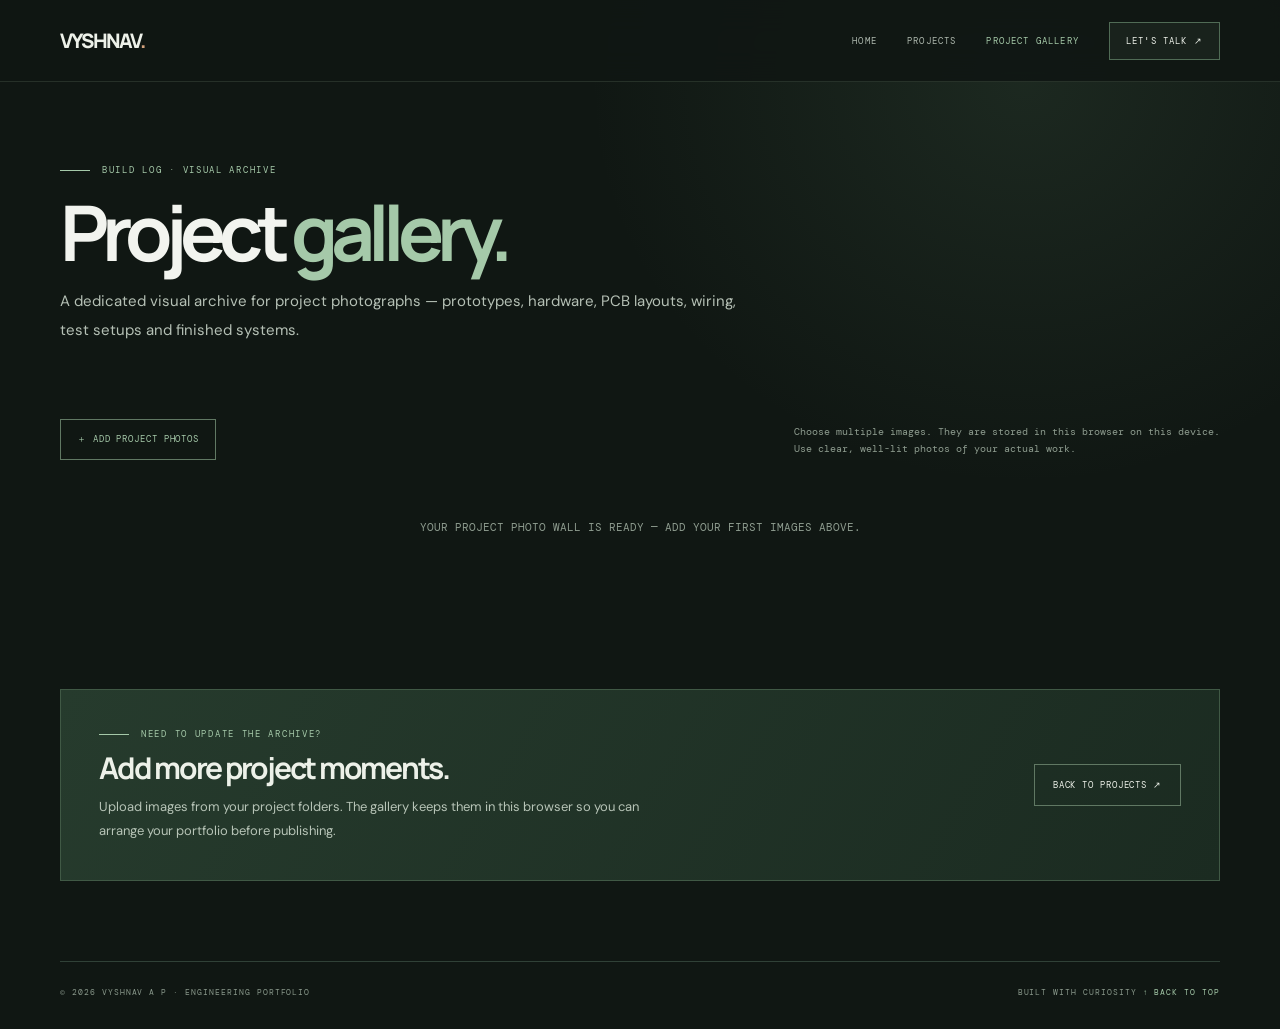
<file: gallery.html>
<!doctype html><html lang="en"><head><meta charset="utf-8"><meta name="viewport" content="width=device-width,initial-scale=1"><meta name="theme-color" content="#101713"><title>Project Gallery — Vyshnav A P</title><link rel="stylesheet" href="styles.css"></head><body id="top">
<header><div class="wrap" style="display:flex;align-items:center;justify-content:space-between;width:min(1160px,calc(100% - 48px))"><a class="brand" href="index.html">VYSHNAV<span>.</span></a><button class="menu" aria-label="Open navigation">MENU</button><nav><a class="" href="index.html">HOME</a><a class="" href="projects.html">PROJECTS</a><a class="active" href="gallery.html">PROJECT GALLERY</a><a class="nav-cta" href="index.html#contact">LET'S TALK ↗</a></nav></div></header>
<main class="wrap"><section class="page-hero"><div class="eyebrow">Build log · Visual archive</div><h1>Project <em>gallery.</em></h1><p class="lead">A dedicated visual archive for project photographs — prototypes, hardware, PCB layouts, wiring, test setups and finished systems.</p></section>
<div class="gallery-tools"><label class="upload-label">＋ ADD PROJECT PHOTOS<input id="bulkUpload" type="file" accept="image/*" multiple hidden></label><span class="gallery-note">Choose multiple images. They are stored in this browser on this device.<br>Use clear, well-lit photos of your actual work.</span></div>
<div class="photo-grid" id="photoGrid"></div>
<section class="callout"><div><div class="eyebrow">Need to update the archive?</div><h2 style="font-size:30px;margin:12px 0">Add more project moments.</h2><p>Upload images from your project folders. The gallery keeps them in this browser so you can arrange your portfolio before publishing.</p></div><a class="btn" href="projects.html">BACK TO PROJECTS ↗</a></section>
</main>
<footer class="wrap"><span>© 2026 VYSHNAV A P · ENGINEERING PORTFOLIO</span><span>BUILT WITH CURIOSITY <a href="#top">↑ BACK TO TOP</a></span></footer>
<script src="main.js"></script><script>
(()=>{
 const grid=document.getElementById('photoGrid'),input=document.getElementById('bulkUpload');
 const key='vyshnav_project_gallery_v1';
 const defaults=['SmartBin Pro','Liquid-level monitoring','Automated watering system','PCB & hardware design','Firmware flashing device','Water meter test bench','3D product development','Prototype & integration','Testing and validation'];
 let items=[];
 try{items=JSON.parse(localStorage.getItem(key)||'[]')}catch(e){items=[]}
 function save(){try{localStorage.setItem(key,JSON.stringify(items))}catch(e){alert('Browser storage is full. Please use smaller images or fewer photos.');}}
 function render(){
  grid.innerHTML='';
  if(!items.length){grid.innerHTML='<div class="empty-state">YOUR PROJECT PHOTO WALL IS READY — ADD YOUR FIRST IMAGES ABOVE.</div>';return}
  items.forEach((item,index)=>{
   const tile=document.createElement('div');tile.className='photo-slot';
   const img=document.createElement('img');img.src=item.src;img.alt=item.title||'Project photograph';
   const title=document.createElement('div');title.className='photo-title';title.textContent=item.title||'PROJECT PHOTOGRAPH';
   const replace=document.createElement('button');replace.className='replace';replace.textContent='REMOVE';replace.type='button';
   replace.addEventListener('click',e=>{e.stopPropagation();items.splice(index,1);save();render()});
   tile.append(img,title,replace);grid.appendChild(tile);
  });
 }
 input.addEventListener('change',()=>{
  const files=[...input.files].filter(f=>f.type.startsWith('image/'));
  files.forEach(file=>{
   const reader=new FileReader();
   reader.onload=()=>{items.push({title:file.name.replace(/\.[^.]+$/,'').replace(/[-_]/g,' '),src:reader.result});save();render()};
   reader.readAsDataURL(file);
  });
  input.value='';
 });
 render();
})();
</script></body></html>
</file>
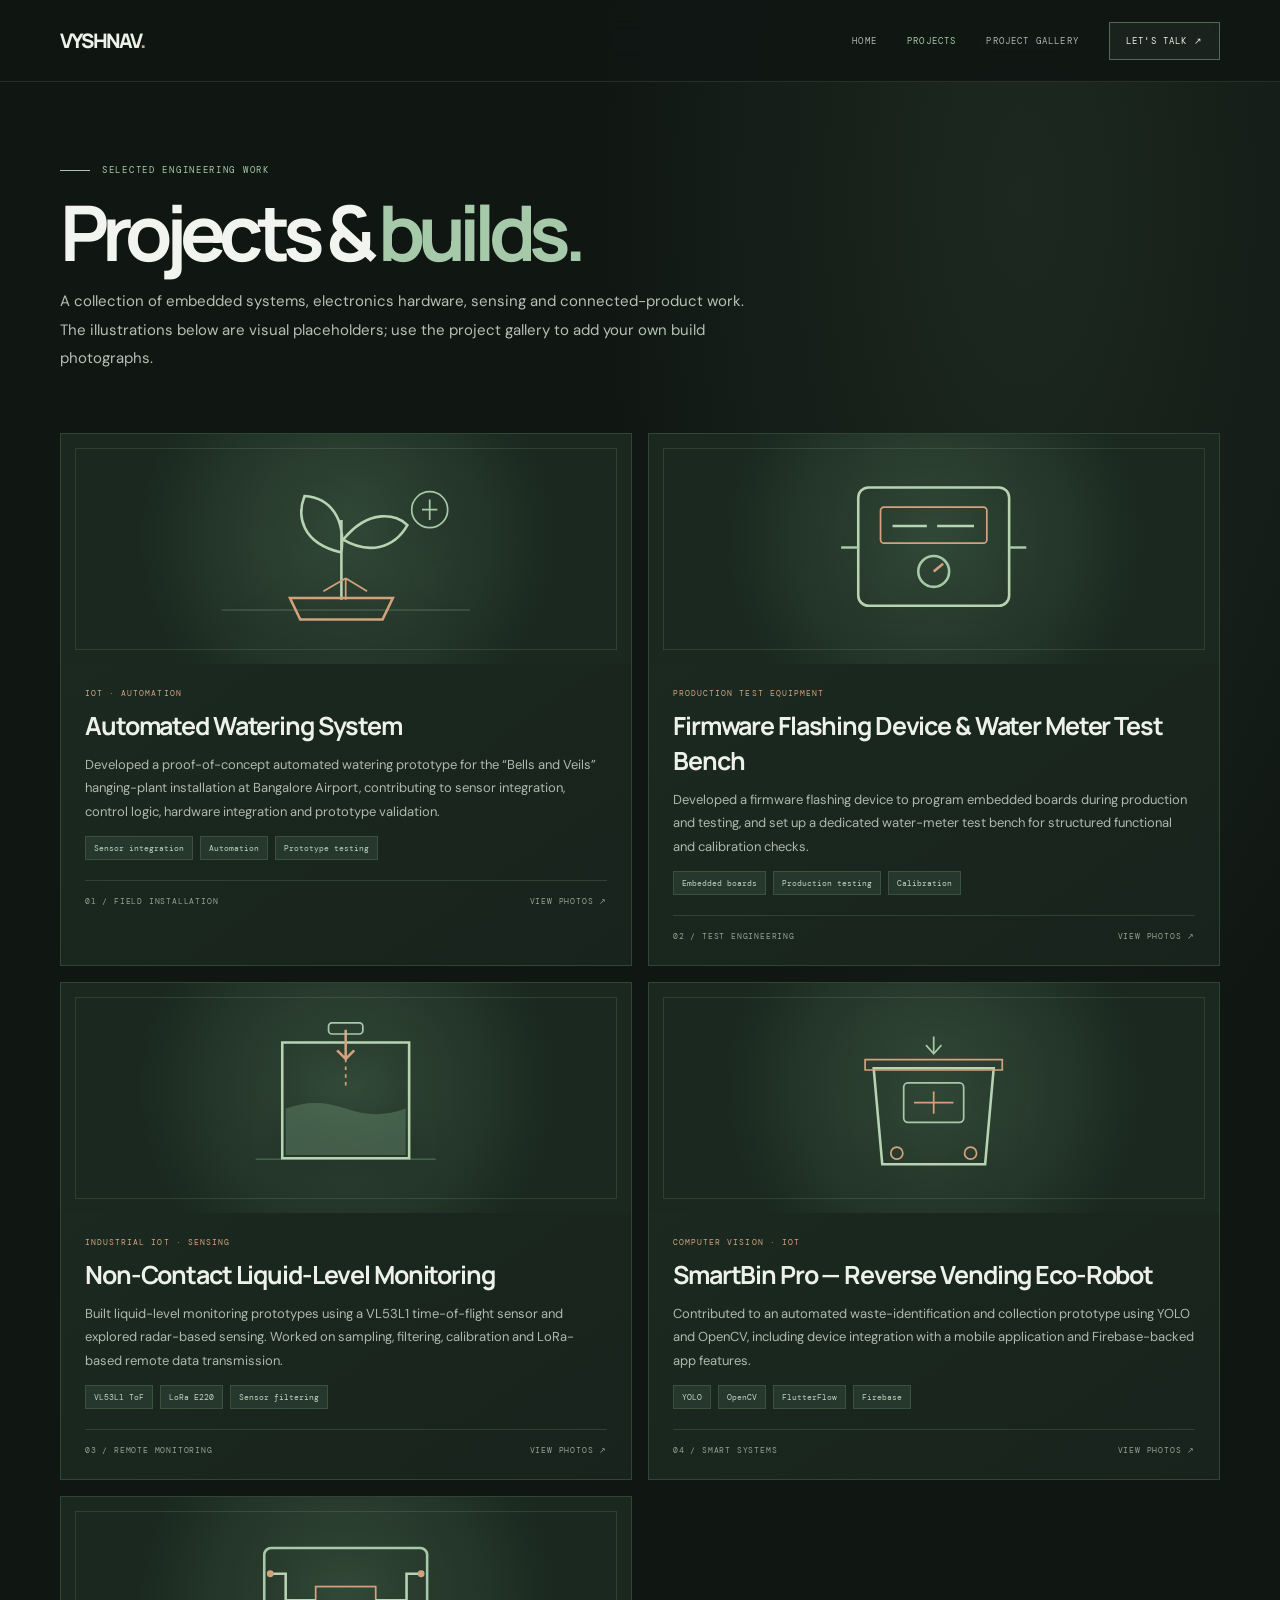
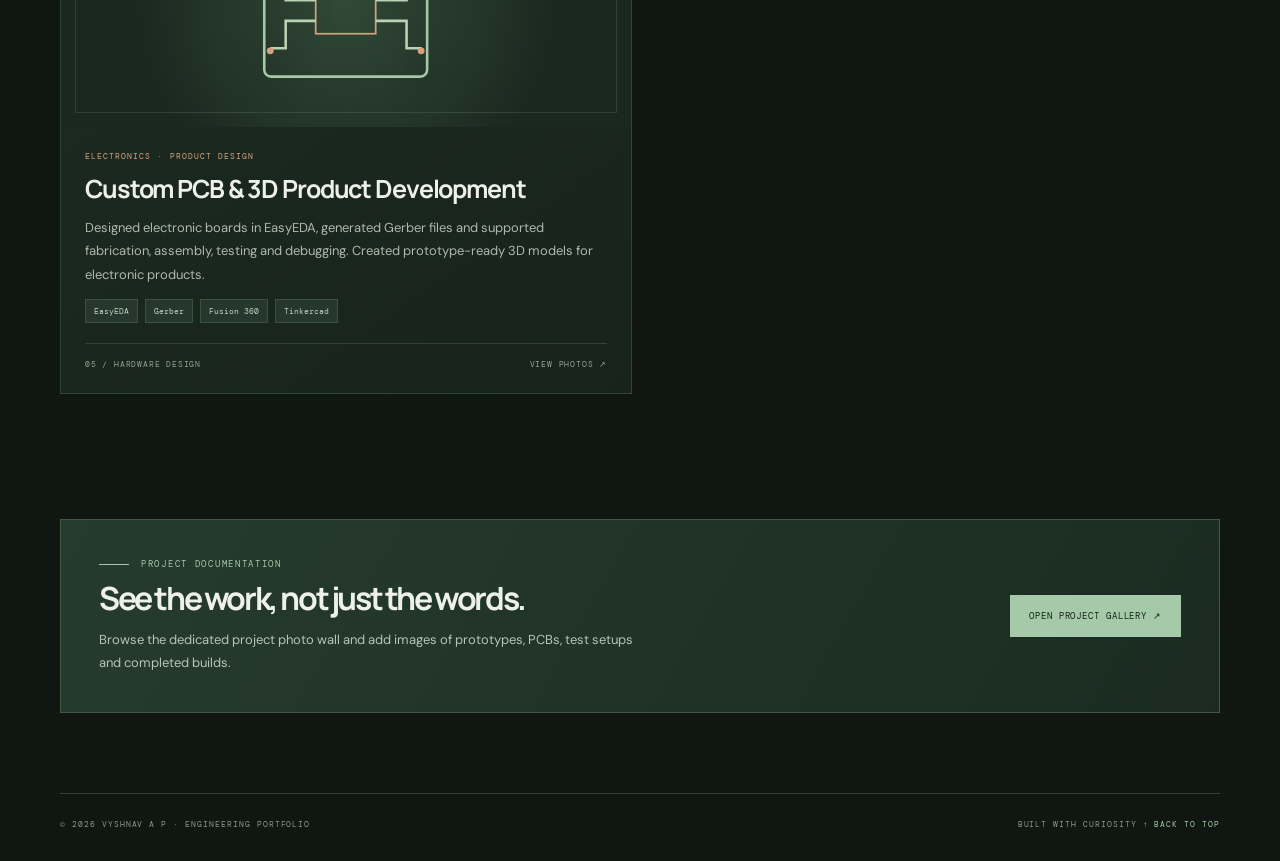
<file: projects.html>
<!doctype html><html lang="en"><head><meta charset="utf-8"><meta name="viewport" content="width=device-width,initial-scale=1"><meta name="theme-color" content="#101713"><title>Projects — Vyshnav A P</title><link rel="stylesheet" href="styles.css"></head><body id="top"><header><div class="wrap" style="display:flex;align-items:center;justify-content:space-between;width:min(1160px,calc(100% - 48px))"><a class="brand" href="index.html">VYSHNAV<span>.</span></a><button class="menu" aria-label="Open navigation">MENU</button><nav><a class="" href="index.html">HOME</a><a class="active" href="projects.html">PROJECTS</a><a class="" href="gallery.html">PROJECT GALLERY</a><a class="nav-cta" href="index.html#contact">LET'S TALK ↗</a></nav></div></header><main class="wrap">
<section class="page-hero"><div class="eyebrow">Selected engineering work</div><h1>Projects & <em>builds.</em></h1><p class="lead">A collection of embedded systems, electronics hardware, sensing and connected-product work. The illustrations below are visual placeholders; use the project gallery to add your own build photographs.</p></section>
<div class="project-list">
<article class="project-card" id="watering"><div class="art"><svg viewBox="0 0 360 220" fill="none"><path d="M35 182H325" stroke="#8eaa8d" opacity=".5"/><path d="M175 170V77M175 115C128 104 123 72 132 49C162 51 180 75 175 115ZM177 100C207 63 240 70 252 83C236 111 206 117 177 100Z" stroke="#b8d3b3" stroke-width="3"/><path d="M115 168h120l-12 25H127l-12-25Z" stroke="#d3a27d" stroke-width="3"/><path d="M180 170V145M180 145l-26 15M180 145l25 15" stroke="#d3a27d" stroke-width="2"/><circle cx="278" cy="65" r="21" stroke="#a5c9a9" stroke-width="2"/><path d="M278 53v24m-9-12h18" stroke="#a5c9a9" stroke-width="2"/></svg></div><div class="project-content"><div class="meta">IoT · AUTOMATION</div><h3>Automated Watering System</h3><p>Developed a proof-of-concept automated watering prototype for the “Bells and Veils” hanging-plant installation at Bangalore Airport, contributing to sensor integration, control logic, hardware integration and prototype validation.</p><div class="tags"><span>Sensor integration</span><span>Automation</span><span>Prototype testing</span></div><div class="project-foot"><span>01 / FIELD INSTALLATION</span><a href="gallery.html">VIEW PHOTOS ↗</a></div></div></article>
<article class="project-card" id="testbench"><div class="art"><svg viewBox="0 0 360 220" fill="none"><rect x="92" y="39" width="176" height="138" rx="12" stroke="#b8d3b3" stroke-width="3"/><rect x="118" y="62" width="124" height="42" rx="4" stroke="#d3a27d" stroke-width="2"/><path d="M132 84h40m12 0h43" stroke="#b8d3b3" stroke-width="3"/><circle cx="180" cy="137" r="18" stroke="#a5c9a9" stroke-width="3"/><path d="M180 137l11-9" stroke="#d3a27d" stroke-width="3"/><path d="M72 109h20m176 0h20" stroke="#a5c9a9" stroke-width="3"/></svg></div><div class="project-content"><div class="meta">PRODUCTION TEST EQUIPMENT</div><h3>Firmware Flashing Device & Water Meter Test Bench</h3><p>Developed a firmware flashing device to program embedded boards during production and testing, and set up a dedicated water-meter test bench for structured functional and calibration checks.</p><div class="tags"><span>Embedded boards</span><span>Production testing</span><span>Calibration</span></div><div class="project-foot"><span>02 / TEST ENGINEERING</span><a href="gallery.html">VIEW PHOTOS ↗</a></div></div></article>
<article class="project-card" id="level"><div class="art"><svg viewBox="0 0 360 220" fill="none"><path d="M106 45h148v135H106z" stroke="#b8d3b3" stroke-width="3"/><path d="M110 122q34-13 70 0t70 0v54H110v-54Z" fill="#668c70" opacity=".45"/><path d="M180 30v34m-10-10 10 10 10-10" stroke="#d3a27d" stroke-width="3"/><path d="M180 64v36" stroke="#d3a27d" stroke-dasharray="4 5" stroke-width="2"/><rect x="160" y="22" width="40" height="13" rx="4" stroke="#a5c9a9" stroke-width="2"/><path d="M75 181h210" stroke="#a5c9a9" opacity=".5"/></svg></div><div class="project-content"><div class="meta">INDUSTRIAL IoT · SENSING</div><h3>Non-Contact Liquid-Level Monitoring</h3><p>Built liquid-level monitoring prototypes using a VL53L1 time-of-flight sensor and explored radar-based sensing. Worked on sampling, filtering, calibration and LoRa-based remote data transmission.</p><div class="tags"><span>VL53L1 ToF</span><span>LoRa E220</span><span>Sensor filtering</span></div><div class="project-foot"><span>03 / REMOTE MONITORING</span><a href="gallery.html">VIEW PHOTOS ↗</a></div></div></article>
<article class="project-card" id="smartbin"><div class="art"><svg viewBox="0 0 360 220" fill="none"><path d="M110 75h140l-10 112H120L110 75Z" stroke="#b8d3b3" stroke-width="3"/><path d="M100 65h160v12H100z" stroke="#d3a27d" stroke-width="2"/><rect x="145" y="92" width="70" height="46" rx="5" stroke="#a5c9a9" stroke-width="2"/><path d="M157 115h46m-23-13v26" stroke="#d3a27d" stroke-width="2"/><path d="M180 38v20m-9-10 9 10 9-10" stroke="#a5c9a9" stroke-width="2"/><circle cx="137" cy="174" r="7" stroke="#d3a27d" stroke-width="2"/><circle cx="223" cy="174" r="7" stroke="#d3a27d" stroke-width="2"/></svg></div><div class="project-content"><div class="meta">COMPUTER VISION · IoT</div><h3>SmartBin Pro — Reverse Vending Eco-Robot</h3><p>Contributed to an automated waste-identification and collection prototype using YOLO and OpenCV, including device integration with a mobile application and Firebase-backed app features.</p><div class="tags"><span>YOLO</span><span>OpenCV</span><span>FlutterFlow</span><span>Firebase</span></div><div class="project-foot"><span>04 / SMART SYSTEMS</span><a href="gallery.html">VIEW PHOTOS ↗</a></div></div></article>
<article class="project-card" id="pcb"><div class="art"><svg viewBox="0 0 360 220" fill="none"><rect x="85" y="35" width="190" height="150" rx="8" stroke="#a5c9a9" stroke-width="3"/><rect x="145" y="80" width="70" height="55" stroke="#d3a27d" stroke-width="2"/><path d="M145 96h-35V65h-18m123 31h36V65h18M145 120h-35v32h-18m123-32h36v32h18" stroke="#b8d3b3" stroke-width="3"/><circle cx="92" cy="65" r="4" fill="#d3a27d"/><circle cx="268" cy="65" r="4" fill="#d3a27d"/><circle cx="92" cy="155" r="4" fill="#d3a27d"/><circle cx="268" cy="155" r="4" fill="#d3a27d"/></svg></div><div class="project-content"><div class="meta">ELECTRONICS · PRODUCT DESIGN</div><h3>Custom PCB & 3D Product Development</h3><p>Designed electronic boards in EasyEDA, generated Gerber files and supported fabrication, assembly, testing and debugging. Created prototype-ready 3D models for electronic products.</p><div class="tags"><span>EasyEDA</span><span>Gerber</span><span>Fusion 360</span><span>Tinkercad</span></div><div class="project-foot"><span>05 / HARDWARE DESIGN</span><a href="gallery.html">VIEW PHOTOS ↗</a></div></div></article>
</div>
<section class="callout"><div><div class="eyebrow">Project documentation</div><h2 style="font-size:32px;margin:12px 0">See the work, not just the words.</h2><p>Browse the dedicated project photo wall and add images of prototypes, PCBs, test setups and completed builds.</p></div><a class="btn primary" href="gallery.html">OPEN PROJECT GALLERY ↗</a></section>
</main><footer class="wrap"><span>© 2026 VYSHNAV A P · ENGINEERING PORTFOLIO</span><span>BUILT WITH CURIOSITY <a href="#top">↑ BACK TO TOP</a></span></footer><script src="main.js"></script></body></html>
</file>
<file: styles.css>
@import url('https://fonts.googleapis.com/css2?family=DM+Mono:wght@400;500&family=DM+Sans:wght@400;500;600;700&family=Manrope:wght@400;500;600;700;800&display=swap');
:root{--bg:#101713;--panel:#18231d;--panel2:#1d2b22;--ink:#edf1e9;--muted:#a0aaa0;--line:#304137;--green:#a5c9a9;--accent:#d3a27d;--mono:'DM Mono',monospace;--sans:'DM Sans',sans-serif;--display:'Manrope',sans-serif}
*{box-sizing:border-box}html{scroll-behavior:smooth}body{margin:0;background:radial-gradient(ellipse at 80% 8%,rgba(92,132,100,.16),transparent 30%),var(--bg);color:var(--ink);font-family:var(--sans);-webkit-font-smoothing:antialiased}
a{color:inherit;text-decoration:none}button,input{font:inherit}.wrap{width:min(1160px,calc(100% - 48px));margin:auto}
header{height:82px;border-bottom:1px solid rgba(165,201,169,.15);display:flex;align-items:center;justify-content:space-between;position:sticky;top:0;z-index:20;background:rgba(16,23,19,.9);backdrop-filter:blur(16px)}
.brand{font:800 20px var(--display);letter-spacing:-.09em}.brand span{color:var(--accent)}
nav{display:flex;gap:30px;align-items:center}nav a{font:9px var(--mono);letter-spacing:.13em;color:#aeb8ae;transition:.25s}nav a:hover,nav a.active{color:var(--green)}
.nav-cta{padding:12px 16px;border:1px solid #506b55;background:rgba(165,201,169,.06);color:var(--ink)}
.menu{display:none;background:none;color:var(--ink);border:1px solid var(--line);padding:8px 11px}
.eyebrow{font:9px var(--mono);letter-spacing:.19em;text-transform:uppercase;color:var(--green);display:flex;align-items:center;gap:12px}.eyebrow:before{content:"";width:30px;height:1px;background:var(--green)}
h1,h2,h3,p{margin-top:0}h1{font:700 clamp(54px,7.4vw,96px)/.98 var(--display);letter-spacing:-.09em;margin:25px 0;color:#f2f4ef}h1 em{font-style:normal;color:var(--green)}h2{font:700 clamp(38px,5vw,60px)/1.04 var(--display);letter-spacing:-.075em;margin:14px 0 0}h3{font:700 22px var(--display);letter-spacing:-.045em}
.lead{font-size:15px;line-height:1.9;color:#b5c0b5;max-width:560px}
.btn{display:inline-flex;align-items:center;gap:12px;padding:14px 18px;border:1px solid #607863;font:9px var(--mono);letter-spacing:.1em;transition:.25s}
.btn.primary{background:var(--green);border-color:var(--green);color:#142018}.btn:hover{transform:translateY(-3px);border-color:var(--accent)}
.hero{display:grid;grid-template-columns:1.1fr .9fr;align-items:center;gap:6%;padding:85px 0 90px;min-height:650px}
.hero-actions{display:flex;gap:12px;flex-wrap:wrap;margin-top:32px}
.portrait-area{height:480px;display:grid;place-items:center;position:relative}
.portrait-area:before{content:"";position:absolute;width:min(420px,90%);aspect-ratio:1;border:1px solid rgba(165,201,169,.48);border-radius:50%;box-shadow:0 0 0 12px rgba(165,201,169,.035),0 0 80px rgba(110,160,115,.1)}
.portrait-area:after{content:"";position:absolute;width:min(465px,100%);aspect-ratio:1;border:1px dashed rgba(165,201,169,.2);border-radius:50%;animation:orbit 55s linear infinite}
@keyframes orbit{to{transform:rotate(360deg)}}
.portrait{height:100%;width:100%;object-fit:contain;object-position:center bottom;position:relative;z-index:1;filter:drop-shadow(0 0 2px rgba(236,245,231,.55)) drop-shadow(0 0 5px rgba(165,201,169,.35)) drop-shadow(0 24px 32px rgba(0,0,0,.3))}
.portrait-label{position:absolute;z-index:2;bottom:38px;left:0;padding:13px 17px;background:rgba(24,35,29,.96);border:1px solid #405945;border-left:3px solid var(--accent);font:9px var(--mono);letter-spacing:.1em;color:#dce6dc}
.stats{display:flex;gap:38px;padding:24px 0;border-top:1px solid var(--line);border-bottom:1px solid var(--line);margin-bottom:85px}.stat strong{display:block;font:700 25px var(--display);color:var(--green)}.stat span{font:8px var(--mono);letter-spacing:.12em;color:var(--muted)}
.section{padding:82px 0}.section-head{display:flex;justify-content:space-between;align-items:end;gap:20px;margin-bottom:34px}.section-no{font:9px var(--mono);letter-spacing:.13em;color:#8e9c8f;border:1px solid var(--line);padding:9px 12px}
.feature-grid{display:grid;grid-template-columns:repeat(3,1fr);gap:16px}
.feature{background:linear-gradient(145deg,#1d2b22,#17231c);border:1px solid #304438;overflow:hidden;transition:.35s}
.feature:hover{transform:translateY(-6px);border-color:#68876b;box-shadow:0 20px 42px #0003}
.art{height:205px;display:grid;place-items:center;background:radial-gradient(circle at 50% 45%,#344b39,#1a281f 68%);position:relative;overflow:hidden}
.art:after{content:"";position:absolute;inset:14px;border:1px solid rgba(165,201,169,.15);pointer-events:none}
.art svg{width:82%;height:82%;position:relative;z-index:1;filter:drop-shadow(0 8px 16px #0005)}
.feature-body{padding:22px}.meta{font:8px var(--mono);letter-spacing:.13em;color:var(--accent);text-transform:uppercase}.feature h3{margin:12px 0 9px}.feature p{font-size:12px;line-height:1.75;color:#aeb9ae;margin-bottom:15px}
.tags{display:flex;gap:7px;flex-wrap:wrap}.tags span{font:8px var(--mono);padding:6px 8px;background:#26382d;border:1px solid #3a5140;color:#c4d2c3}
.text-link{display:inline-flex;gap:12px;align-items:center;font:9px var(--mono);letter-spacing:.12em;color:var(--green);margin-top:20px}
.callout{background:linear-gradient(120deg,#263b2d,#1b2b21);border:1px solid #405945;padding:38px;display:flex;align-items:center;justify-content:space-between;gap:25px;margin:35px 0 80px}
.callout p{color:#b7c4b7;max-width:540px;font-size:13px;line-height:1.8;margin:10px 0 0}
.page-hero{padding:82px 0 45px}.page-hero h1{font-size:clamp(48px,6vw,78px);margin:18px 0}.page-hero .lead{max-width:700px}
.project-list{display:grid;grid-template-columns:1fr 1fr;gap:16px;padding-bottom:90px}
.project-card{background:linear-gradient(145deg,#1d2b22,#17231c);border:1px solid #304438;transition:.3s;overflow:hidden}
.project-card:hover{border-color:#6b896f;transform:translateY(-4px)}
.project-card .art{height:230px}.project-content{padding:24px}.project-content p{font-size:13px;line-height:1.8;color:#aeb9ae}.project-content h3{font-size:25px;margin:10px 0}
.project-foot{display:flex;justify-content:space-between;align-items:center;gap:12px;margin-top:20px;padding-top:15px;border-top:1px solid var(--line);font:8px var(--mono);letter-spacing:.1em;color:#93a393}
.gallery-tools{display:flex;justify-content:space-between;align-items:center;gap:16px;margin:15px 0 25px;flex-wrap:wrap}
.upload-label{display:inline-flex;align-items:center;gap:10px;border:1px solid #607863;color:var(--green);padding:13px 16px;font:9px var(--mono);letter-spacing:.1em;cursor:pointer}
.upload-label:hover{background:#203127}.gallery-note{font:10px var(--mono);color:#8e9c8f;line-height:1.7}
.photo-grid{display:grid;grid-template-columns:repeat(3,1fr);gap:14px;padding-bottom:85px}
.photo-slot{min-height:245px;position:relative;background:#1a281f;border:1px dashed #4b634e;overflow:hidden;display:grid;place-items:center;cursor:pointer;transition:.3s}
.photo-slot:hover{border-color:var(--green);transform:translateY(-3px)}
.photo-slot img{position:absolute;inset:0;width:100%;height:100%;object-fit:cover}
.photo-slot .placeholder{position:relative;text-align:center;padding:20px;color:#9eaf9e}.placeholder b{display:block;font:600 14px var(--display);color:#dce6dc;margin:8px 0}.placeholder small{font:8px var(--mono);letter-spacing:.12em}
.photo-slot .photo-title{position:absolute;left:0;right:0;bottom:0;padding:32px 14px 12px;background:linear-gradient(transparent,#08110cdd);font:9px var(--mono);letter-spacing:.1em;color:white;opacity:0;transition:.25s}
.photo-slot:hover .photo-title{opacity:1}
.photo-slot .replace{position:absolute;top:10px;right:10px;border:1px solid #ffffff77;background:#142018dd;color:#fff;padding:7px 9px;font:8px var(--mono);cursor:pointer;opacity:0;transition:.2s}
.photo-slot:hover .replace{opacity:1}
.empty-state{grid-column:1/-1;text-align:center;padding:35px;color:#8e9c8f;font:11px var(--mono)}
footer{border-top:1px solid var(--line);padding:25px 0 32px;display:flex;justify-content:space-between;gap:20px;color:#89988b;font:8px var(--mono);letter-spacing:.12em}
footer a{color:var(--green)}
.cursor-canvas{position:fixed;inset:0;width:100vw;height:100vh;z-index:50;pointer-events:none}
@media(pointer:coarse){.cursor-canvas{display:none}}
@media(max-width:800px){.hero{grid-template-columns:1fr;padding:65px 0}.portrait-area{height:410px;max-width:440px;width:100%;margin:auto}.feature-grid,.photo-grid{grid-template-columns:repeat(2,1fr)}.stats{gap:20px;flex-wrap:wrap}.project-list{grid-template-columns:1fr}}
@media(max-width:560px){.wrap{width:calc(100% - 32px)}header{height:70px}nav{display:none;position:absolute;top:69px;left:0;right:0;padding:22px;background:#101713;border-bottom:1px solid var(--line);flex-direction:column;align-items:stretch;gap:20px}nav.open{display:flex}.menu{display:block}.hero{padding:48px 0}.hero h1{font-size:57px}.portrait-area{height:360px}.stats{justify-content:space-between;margin-bottom:55px}.stat strong{font-size:21px}.section{padding:60px 0}.section-head{align-items:start;flex-direction:column}.feature-grid,.photo-grid{grid-template-columns:1fr}.feature .art{height:215px}.page-hero{padding:58px 0 30px}.callout{padding:25px;align-items:start;flex-direction:column}footer{flex-direction:column}}
@media(prefers-reduced-motion:reduce){*,*:before,*:after{animation:none!important;transition:none!important;scroll-behavior:auto!important}}


/* ===== Home page motion + project image treatments ===== */
.hero>div:first-child{animation:hero-rise .9s cubic-bezier(.2,.7,.2,1) both}
.portrait-area{animation:portrait-arrive 1.25s .12s cubic-bezier(.2,.7,.2,1) both;isolation:isolate}
.portrait-area:before{animation:halo-breathe 7s ease-in-out infinite}
.portrait-area:after{animation:orbit 42s linear infinite}
.portrait{
  -webkit-mask-image:radial-gradient(ellipse 68% 78% at 50% 44%,#000 55%,rgba(0,0,0,.9) 72%,transparent 100%),linear-gradient(to bottom,#000 0%,#000 76%,transparent 100%);
  mask-image:radial-gradient(ellipse 68% 78% at 50% 44%,#000 55%,rgba(0,0,0,.9) 72%,transparent 100%),linear-gradient(to bottom,#000 0%,#000 76%,transparent 100%);
  -webkit-mask-composite:source-in;mask-composite:intersect;
  filter:drop-shadow(0 0 2px rgba(236,245,231,.48)) drop-shadow(0 0 16px rgba(120,176,126,.16));
  transform-origin:50% 85%;animation:portrait-float 7s ease-in-out infinite;
}
.portrait-label{backdrop-filter:blur(12px)}
@keyframes hero-rise{from{opacity:0;transform:translateY(24px)}to{opacity:1;transform:translateY(0)}}
@keyframes portrait-arrive{from{opacity:0;transform:translateY(28px) scale(.97);filter:blur(8px)}to{opacity:1;transform:translateY(0) scale(1);filter:blur(0)}}
@keyframes portrait-float{0%,100%{transform:translateY(0)}50%{transform:translateY(-9px)}}
@keyframes halo-breathe{0%,100%{box-shadow:0 0 0 12px rgba(165,201,169,.035),0 0 65px rgba(110,160,115,.09)}50%{box-shadow:0 0 0 18px rgba(165,201,169,.055),0 0 105px rgba(110,160,115,.19)}}
.role-line{display:flex;align-items:center;gap:9px;margin:-6px 0 18px;color:var(--green);font:10px var(--mono);letter-spacing:.12em;text-transform:uppercase;min-height:18px}
.role-dot{width:6px;height:6px;border-radius:50%;background:var(--accent);box-shadow:0 0 12px var(--accent);animation:dot-pulse 1.8s ease-in-out infinite}
.role-caret{animation:caret-blink .85s steps(2) infinite;color:var(--accent)}
@keyframes dot-pulse{50%{opacity:.35;transform:scale(.7)}}
@keyframes caret-blink{50%{opacity:0}}
.stats{align-items:center}
.scroll-cue{margin-left:auto;display:flex;align-items:center;gap:12px;color:#92a393;font:8px var(--mono);letter-spacing:.14em}
.scroll-cue span{display:grid;place-items:center;width:26px;height:26px;border:1px solid #526b55;border-radius:50%;color:var(--green);animation:cue-bob 1.8s ease-in-out infinite}
@keyframes cue-bob{50%{transform:translateY(5px);border-color:var(--accent)}}
.feature{transform-style:preserve-3d;will-change:transform}
.feature .photo-art{height:220px;position:relative;background:#15221a;overflow:hidden}
.feature .photo-art img{width:100%;height:100%;object-fit:cover;display:block;transition:transform .8s cubic-bezier(.2,.7,.2,1),filter .6s;filter:saturate(.78) brightness(.82)}
.feature:hover .photo-art img{transform:scale(1.08);filter:saturate(1.05) brightness(1)}
.feature .photo-art:after{content:"";position:absolute;inset:0;background:linear-gradient(180deg,transparent 45%,rgba(7,15,10,.45));pointer-events:none}
.image-label{position:absolute;z-index:2;top:13px;left:14px;padding:7px 9px;border:1px solid rgba(190,220,190,.35);background:rgba(10,20,13,.65);backdrop-filter:blur(8px);font:7px var(--mono);letter-spacing:.13em;color:#d7e8d6}
.feature-body{position:relative}
.feature:hover .feature-body h3{color:var(--green)}
.feature{transition:transform .35s ease,border-color .35s,box-shadow .35s}
.feature:focus-visible,.btn:focus-visible,a:focus-visible{outline:2px solid var(--accent);outline-offset:4px}
.reveal-on-scroll{opacity:0;transform:translateY(26px);transition:opacity .75s ease,transform .75s cubic-bezier(.2,.7,.2,1)}
.reveal-on-scroll.is-visible{opacity:1;transform:translateY(0)}
.site-footer{position:relative;isolation:isolate;overflow:hidden;margin-top:60px;border-top:1px solid rgba(165,201,169,.15);min-height:330px;background:radial-gradient(ellipse at 50% 100%,rgba(81,132,89,.18),transparent 60%),linear-gradient(180deg,#101713,#0c130f)}
#footerWave{position:absolute;inset:0;width:100%;height:100%;z-index:-1;opacity:.9;pointer-events:none}
.footer-inner{position:relative;z-index:2;padding-top:64px}
.footer-top{display:flex;align-items:end;justify-content:space-between;gap:25px;padding-bottom:54px}
.footer-top h2{font-size:clamp(36px,5vw,58px);margin-top:15px}.footer-top h2 em{color:var(--green);font-style:normal}
.footer-cta{display:inline-flex;align-items:center;gap:20px;padding:14px 18px;border:1px solid #607b63;color:#dce9dc;font:8px var(--mono);letter-spacing:.13em;transition:.3s}
.footer-cta:hover{background:var(--green);color:#132018;transform:translateY(-4px);box-shadow:0 8px 30px rgba(165,201,169,.18)}
.footer-cta span{font-size:16px}
.footer-bottom{display:flex;justify-content:space-between;gap:20px;align-items:center;padding:20px 0 25px;border-top:1px solid rgba(165,201,169,.15);color:#8d9b8e;font:8px var(--mono);letter-spacing:.1em}
.footer-bottom a{color:var(--green)}
.footer-focus{color:#a6b6a7}
.footer-orbit{position:absolute;width:370px;height:370px;border:1px solid rgba(165,201,169,.11);border-radius:50%;right:8%;top:-165px;animation:orbit 55s linear infinite;pointer-events:none}
.footer-orbit span{position:absolute;width:6px;height:6px;border-radius:50%;background:#c9e6c7;box-shadow:0 0 14px #a5c9a9;left:50%;top:-3px}
.footer-orbit span:nth-child(2){left:8%;top:70%;width:4px;height:4px}
.footer-orbit span:nth-child(3){left:83%;top:78%;width:3px;height:3px;background:var(--accent)}
@media(max-width:560px){.footer-top{align-items:start;flex-direction:column}.footer-bottom{align-items:start;flex-direction:column}.scroll-cue{width:100%;margin:4px 0 0}.portrait{-webkit-mask-image:linear-gradient(to bottom,#000 0%,#000 75%,transparent 100%);mask-image:linear-gradient(to bottom,#000 0%,#000 75%,transparent 100%)}}
@media(prefers-reduced-motion:reduce){.portrait,.portrait-area:before,.portrait-area:after,.role-dot,.role-caret,.scroll-cue span,.footer-orbit{animation:none!important}}

#footerWave{position:absolute;inset:0;width:100%;height:100%;z-index:0;display:block;pointer-events:none}.footer-orbit{z-index:1}
</file>
